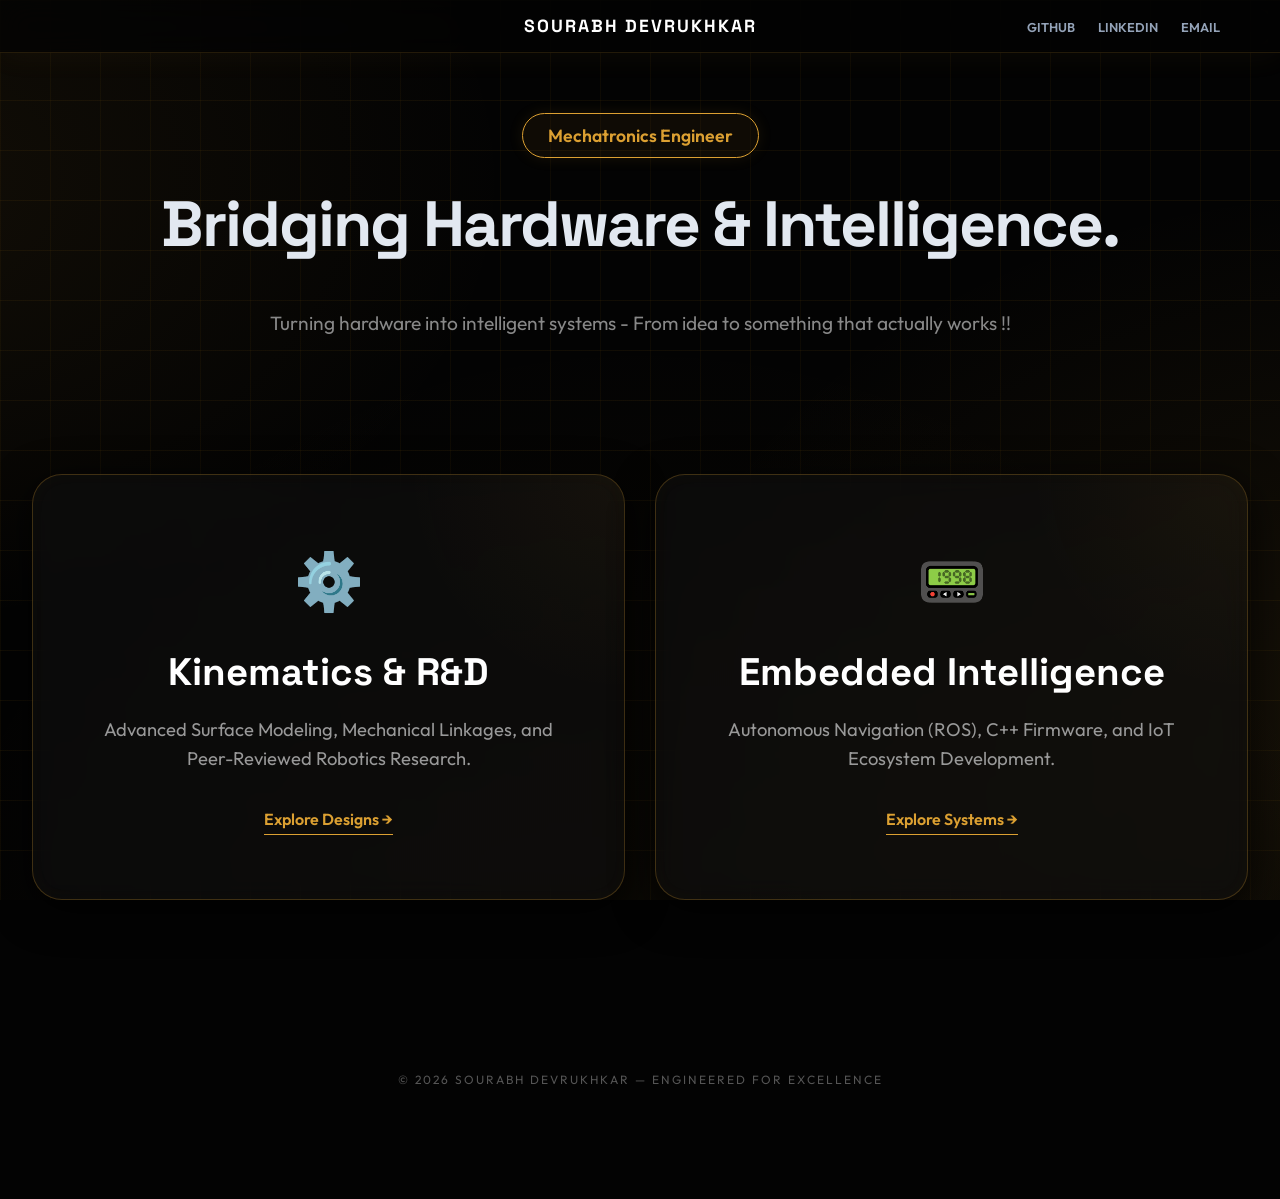
<file: index.html>
<!DOCTYPE html>
<html lang="en">
<head>
    <meta charset="UTF-8">
    <meta name="viewport" content="width=device-width, initial-scale=1.0">
    <title>Sourabh Devrukhkar | Mechatronics Portfolio</title>
    <link rel="preconnect" href="https://fonts.googleapis.com">
    <link rel="preconnect" href="https://fonts.gstatic.com" crossorigin>
    <link href="https://fonts.googleapis.com/css2?family=Outfit:wght@300;400;600&family=Space+Grotesk:wght@500;700&display=swap" rel="stylesheet">
    <link rel="stylesheet" href="style.css">
</head>
<body>

    <nav>
        <div class="nav-content">
            <h1 class="logo" onclick="window.location.reload()" style="cursor:pointer">SOURABH DEVRUKHKAR</h1>
            <div class="nav-links">
                <a href="https://github.com/sourabh-devrukhkar" target="_blank">GITHUB</a>
                <a href="https://www.linkedin.com/in/sourabh-devrukhkar" target="_blank">LINKEDIN</a>
                <a href="mailto:sourabh.dev9065@gmail.com">EMAIL</a>
            </div>
        </div>
    </nav>

    <header class="hero">
        <div class="hero-inner">
            <span class="badge">Mechatronics Engineer</span>
            <h1>Bridging Hardware & Intelligence.</h1>
            <p>Turning hardware into intelligent systems - From idea to something that actually works !!</p>
        </div>
    </header>

    <section class="category-selector">
        <div class="big-card" onclick="showCategory('research')">
            <div class="card-icon">⚙️</div>
            <h2>Kinematics & R&D</h2>
            <p>Advanced Surface Modeling, Mechanical Linkages, and Peer-Reviewed Robotics Research.</p>
            <span class="explore-btn">Explore Designs &rarr;</span>
        </div>

        <div class="big-card" onclick="showCategory('software')">
            <div class="card-icon">📟</div>
            <h2>Embedded Intelligence</h2>
            <p>Autonomous Navigation (ROS), C++ Firmware, and IoT Ecosystem Development.</p>
            <span class="explore-btn">Explore Systems &rarr;</span>
        </div>
    </section>

    <main class="portfolio-section" id="project-viewer" style="display: none;">
        <div class="section-header">
            <button class="back-btn" onclick="hideCategory()">&larr; Back to Domains</button>
        </div>
        <div id="portfolio-grid" class="bento-grid">
            </div>
    </main>

    <footer>
        <p>© 2026 SOURABH DEVRUKHKAR — ENGINEERED FOR EXCELLENCE</p>
    </footer>

    <script src="script.js"></script>
</body>
</html>
</file>
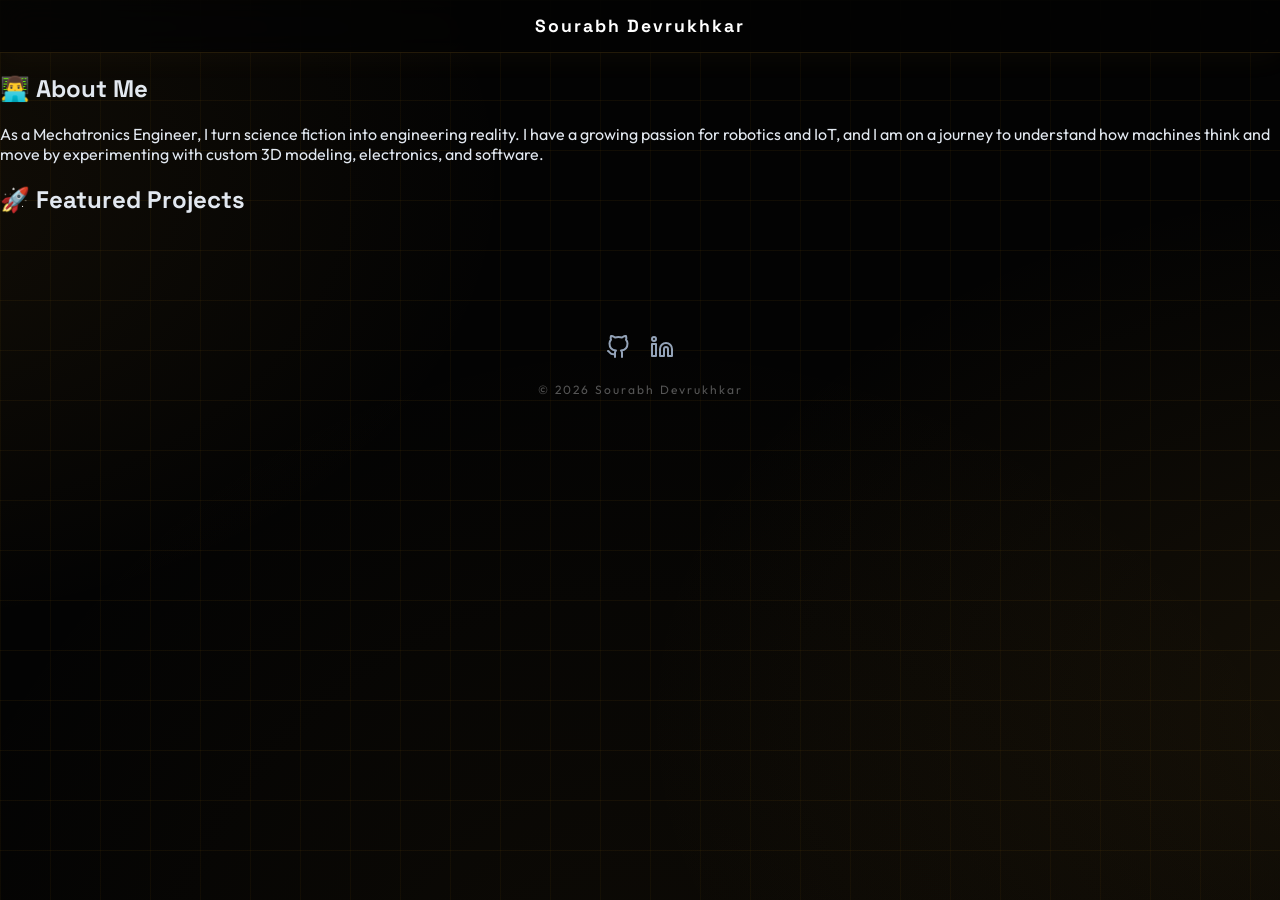
<file: sourabh_devrukhkar.html>
<!DOCTYPE html>
<html lang="en">
<head>
  <meta charset="UTF-8">
  <meta name="viewport" content="width=device-width, initial-scale=1.0">
  <title>Sourabh Devrukhkar | Mechatronics Portfolio</title>
  
  <link rel="preconnect" href="https://fonts.googleapis.com">
  <link rel="preconnect" href="https://fonts.gstatic.com" crossorigin>
  <link href="https://fonts.googleapis.com/css2?family=Outfit:wght@300;400;600&family=Space+Grotesk:wght@500;700&display=swap" rel="stylesheet">
  
  <link rel="stylesheet" href="style.css">
</head>
<body>

  <nav>
    <div class="nav-content">
      <h1 class="logo">Sourabh Devrukhkar</h1>
    </div>
  </nav>

  <section id="about">
    <h2>👨‍💻 About Me</h2>
    <p>
      As a Mechatronics Engineer, I turn science fiction into engineering reality. I have a growing passion for robotics and IoT, and I am on a journey to understand how machines think and move by experimenting with custom 3D modeling, electronics, and software.
    </p>
  </section>

  <section id="projects-section">
    <h2>🚀 Featured Projects</h2>
    <div id="projects"></div>
  </section>

  <footer>
    <div class="social-links">
      <a href="https://github.com/sourabh-devrukhkar" target="_blank" aria-label="GitHub">
        <svg viewBox="0 0 24 24" width="24" height="24" stroke="currentColor" stroke-width="2" fill="none" stroke-linecap="round" stroke-linejoin="round"><path d="M9 19c-5 1.5-5-2.5-7-3m14 6v-3.87a3.37 3.37 0 0 0-.94-2.61c3.14-.35 6.44-1.54 6.44-7A5.44 5.44 0 0 0 20 4.77 5.07 5.07 0 0 0 19.91 1S18.73.65 16 2.48a13.38 13.38 0 0 0-7 0C6.27.65 5.09 1 5.09 1A5.07 5.07 0 0 0 5 4.77a5.44 5.44 0 0 0-1.5 3.78c0 5.42 3.3 6.61 6.44 7A3.37 3.37 0 0 0 9 18.13V22"></path></svg>
      </a>
      <a href="https://linkedin.com/in/YOUR_PROFILE_URL" target="_blank" aria-label="LinkedIn">
        <svg viewBox="0 0 24 24" width="24" height="24" stroke="currentColor" stroke-width="2" fill="none" stroke-linecap="round" stroke-linejoin="round"><path d="M16 8a6 6 0 0 1 6 6v7h-4v-7a2 2 0 0 0-2-2 2 2 0 0 0-2 2v7h-4v-7a6 6 0 0 1 6-6z"></path><rect x="2" y="9" width="4" height="12"></rect><circle cx="4" cy="4" r="2"></circle></svg>
      </a>
    </div>
    <p>&copy; 2026 Sourabh Devrukhkar</p>
  </footer>

  <script src="script.js"></script>
</body>
</html>
</file>
<file: style.css>
:root {
    --bg: #030303;
    --bg-alt: #0a0a0a;
    --accent: #dca032; /* Rich Gold */
    --accent-light: #f1d382; /* Pale Gold */
    --card-bg: rgba(15, 15, 15, 0.6); /* Glassmorphism Dark */
    --border: rgba(220, 160, 50, 0.25); /* Faint Gold Border */
    --text: #e2e8f0;
    --text-dim: #94a3b8;
    --card-shadow: 0 10px 40px rgba(0, 0, 0, 0.8), inset 0 0 20px rgba(220, 160, 50, 0.02);
}

/* Base Setup */
html { scroll-behavior: smooth; }
body {
    margin: 0;
    font-family: 'Outfit', sans-serif;
    
    /* 1 & 2: Subtle Gold Gridlines
      3, 4 & 5: Faint Golden Curves / Circular Glows
      6: Deep Black Base
    */
    background: 
        /* GRID LINES: Increased opacity from 0.04 to 0.12 */
        linear-gradient(rgba(162, 111, 15, 0.09) 1px, transparent 1px),
        linear-gradient(90deg, rgba(223, 149, 10, 0.049) 1px, transparent 1px),
        /* FAINT GOLDEN CURVES & GLOWS */
        radial-gradient(ellipse 100% 100% at -10% 20%, rgba(220, 160, 50, 0.07) 0%, transparent 50%),
        radial-gradient(ellipse 120% 120% at 110% 80%, rgba(220, 160, 50, 0.09) 0%, transparent 50%),
        radial-gradient(circle at 50% 120%, rgba(220, 160, 50, 0.05) 0%, transparent 60%),
        var(--bg);
        
    background-size: 50px 50px, 50px 50px, 100% 100%, 100% 100%, 100% 100%;
    background-attachment: fixed;
    color: var(--text);
    overflow-x: hidden;
}

h1, h2, h3, .logo { font-family: 'Space Grotesk', sans-serif; }

/* Navigation */
nav {
    background: rgba(3, 3, 3, 0.75);
    backdrop-filter: blur(15px);
    border-bottom: 1px solid rgba(220, 160, 50, 0.15);
    position: sticky;
    top: 0;
    z-index: 100;
    padding: 15px 30px;
    box-shadow: 0 4px 30px rgba(220, 160, 50, 0.05);
}
.nav-content {
    max-width: 1400px;
    margin: 0 auto;
    display: flex;
    justify-content: center;
    align-items: center;
    position: relative;
}
.logo { font-size: 1.1rem; letter-spacing: 2px; color: #fff; font-weight: 700; margin: 0; }
.nav-links { position: absolute; right: 30px; }
.nav-links a { color: var(--text-dim); text-decoration: none; margin-left: 20px; font-size: 0.8rem; font-weight: 600; transition: 0.3s; }
.nav-links a:hover { color: var(--accent); }

/* Hero */
.hero { padding: 60px 20px; text-align: center; }
.badge { 
    background: rgba(220, 160, 50, 0.05); 
    padding: 10px 25px; 
    border-radius: 100px; 
    font-size: 1.1rem; 
    color: var(--accent); 
    border: 1px solid var(--accent); 
    display: inline-block; 
    font-weight: 600; 
    box-shadow: 0 0 15px rgba(220, 160, 50, 0.1);
}
.hero h1 { font-size: clamp(2.5rem, 6vw, 4rem); margin-top: 25px; letter-spacing: -2px; }
.hero p { color: #888; max-width: 800px; margin: 15px auto; font-size: 1.2rem; line-height: 1.6; }

/* Domain Selector */
.category-selector { display: flex; gap: 30px; max-width: 95%; margin: 40px auto; padding: 20px; }
.big-card {
    flex: 1; 
    background: var(--card-bg); 
    backdrop-filter: blur(12px); 
    border: 1px solid var(--border); 
    padding: 70px 40px;
    border-radius: 30px; 
    cursor: pointer; 
    transition: 0.4s cubic-bezier(0.175, 0.885, 0.32, 1.275); 
    text-align: center;
    box-shadow: var(--card-shadow);
    position: relative;
    overflow: hidden;
}

/* Faint golden curve effect inside the cards */
.big-card::before {
    content: '';
    position: absolute;
    top: -50%; right: -50%;
    width: 100%; height: 100%;
    background: radial-gradient(circle, rgba(220, 160, 50, 0.05) 0%, transparent 60%);
    transition: 0.4s ease;
}

.big-card:hover { 
    border-color: var(--accent); 
    transform: translateY(-10px); 
    background: rgba(20, 20, 20, 0.8); 
    box-shadow: 0 20px 50px rgba(0,0,0,0.7), 0 0 20px rgba(220, 160, 50, 0.1); 
}
.big-card:hover::before { transform: scale(1.2); }

.card-icon { font-size: 3.5rem; margin-bottom: 25px; position: relative; z-index: 1;}
.big-card h2 { font-size: 2.4rem; margin-bottom: 15px; color: #fff; position: relative; z-index: 1;}
.big-card p { color: #999; font-size: 1.15rem; margin-bottom: 35px; line-height: 1.6; max-width: 450px; margin-left: auto; margin-right: auto; position: relative; z-index: 1;}
.explore-btn { font-weight: 600; color: var(--accent); text-decoration: none; border-bottom: 1px solid var(--accent); padding-bottom: 5px; transition: 0.3s; position: relative; z-index: 1;}
.big-card:hover .explore-btn { color: var(--accent-light); border-color: var(--accent-light); }

/* Portfolio Viewer */
.portfolio-section { max-width: 98%; margin: 0 auto; padding: 20px; animation: slideUp 0.5s ease-out; }
@keyframes slideUp { from { opacity: 0; transform: translateY(30px); } to { opacity: 1; transform: translateY(0); } }

.section-header { display: flex; align-items: center; gap: 30px; margin-bottom: 50px; border-bottom: 1px solid rgba(220, 160, 50, 0.15); padding-bottom: 20px; }
.back-btn { background: rgba(220, 160, 50, 0.05); border: 1px solid var(--border); color: var(--text-dim); padding: 12px 25px; border-radius: 12px; cursor: pointer; font-weight: 600; transition: 0.3s; }
.back-btn:hover { border-color: var(--accent); color: var(--accent); background: rgba(220, 160, 50, 0.1); }

.bento-grid { column-count: 3; column-gap: 25px; }
.bento-item { 
    break-inside: avoid; 
    background: var(--card-bg); 
    backdrop-filter: blur(10px); 
    border: 1px solid var(--border); 
    border-radius: 24px; 
    padding: 40px; 
    margin-bottom: 25px; 
    transition: 0.3s ease;
    box-shadow: var(--card-shadow);
}
.bento-item:hover {
    border-color: rgba(220, 160, 50, 0.5);
    box-shadow: 0 15px 35px rgba(0,0,0,0.8), inset 0 0 15px rgba(220, 160, 50, 0.05);
}

.bento-item h3 { font-size: 1.6rem; color: var(--accent); margin-bottom: 15px; text-transform: capitalize; }
.bento-item p { color: var(--text-dim); font-size: 1rem; line-height: 1.6; margin-bottom: 25px; }
.cta-link { color: var(--accent); text-decoration: none; font-weight: 600; font-size: 0.9rem; margin-top: 20px; display: inline-block; border-bottom: 1px solid #444; padding-bottom: 3px; transition: 0.3s; }
.cta-link:hover { color: var(--accent-light); border-color: var(--accent-light); }

/* =========================================
   MOBILE & TABLET RESPONSIVENESS
   (Must remain at the bottom of style.css)
   ========================================= */

/* Tablet adjustments */
@media (max-width: 1100px) { 
    .category-selector { 
        flex-direction: column; /* Stacks the two big domain cards */
    } 
    .bento-grid { 
        column-count: 2; /* Drops portfolio to 2 columns */
    } 
}

/* Mobile phone adjustments */
@media (max-width: 768px) { 
    /* Fix the Navigation overlapping */
    .nav-content {
        flex-direction: column;
        gap: 15px;
    }
    .nav-links {
        position: relative; 
        right: 0;
        display: flex;
        justify-content: center;
        flex-wrap: wrap;
        gap: 20px;
    }
    .nav-links a {
        margin-left: 0; 
    }

    /* Fix the squished portfolio cards */
    .bento-grid { 
        column-count: 1; /* Drops portfolio to 1 single column */
    } 
    
    /* Give text more breathing room inside cards */
    .big-card {
        padding: 40px 20px; 
    }
    .bento-item {
        padding: 30px 20px;
    }

    /* Adjust giant hero text size for small screens */
    .hero h1 { 
        font-size: 2.8rem; 
    }
}

/* Footer */
footer { text-align: center; padding: 100px 0; color: #555; font-size: 0.75rem; letter-spacing: 2px; }
.social-links { display: flex; justify-content: center; gap: 20px; margin-bottom: 20px; }
.social-links a { color: var(--text-dim); transition: 0.3s ease; }
.social-links a:hover { color: var(--accent); transform: translateY(-3px); }
</file>
